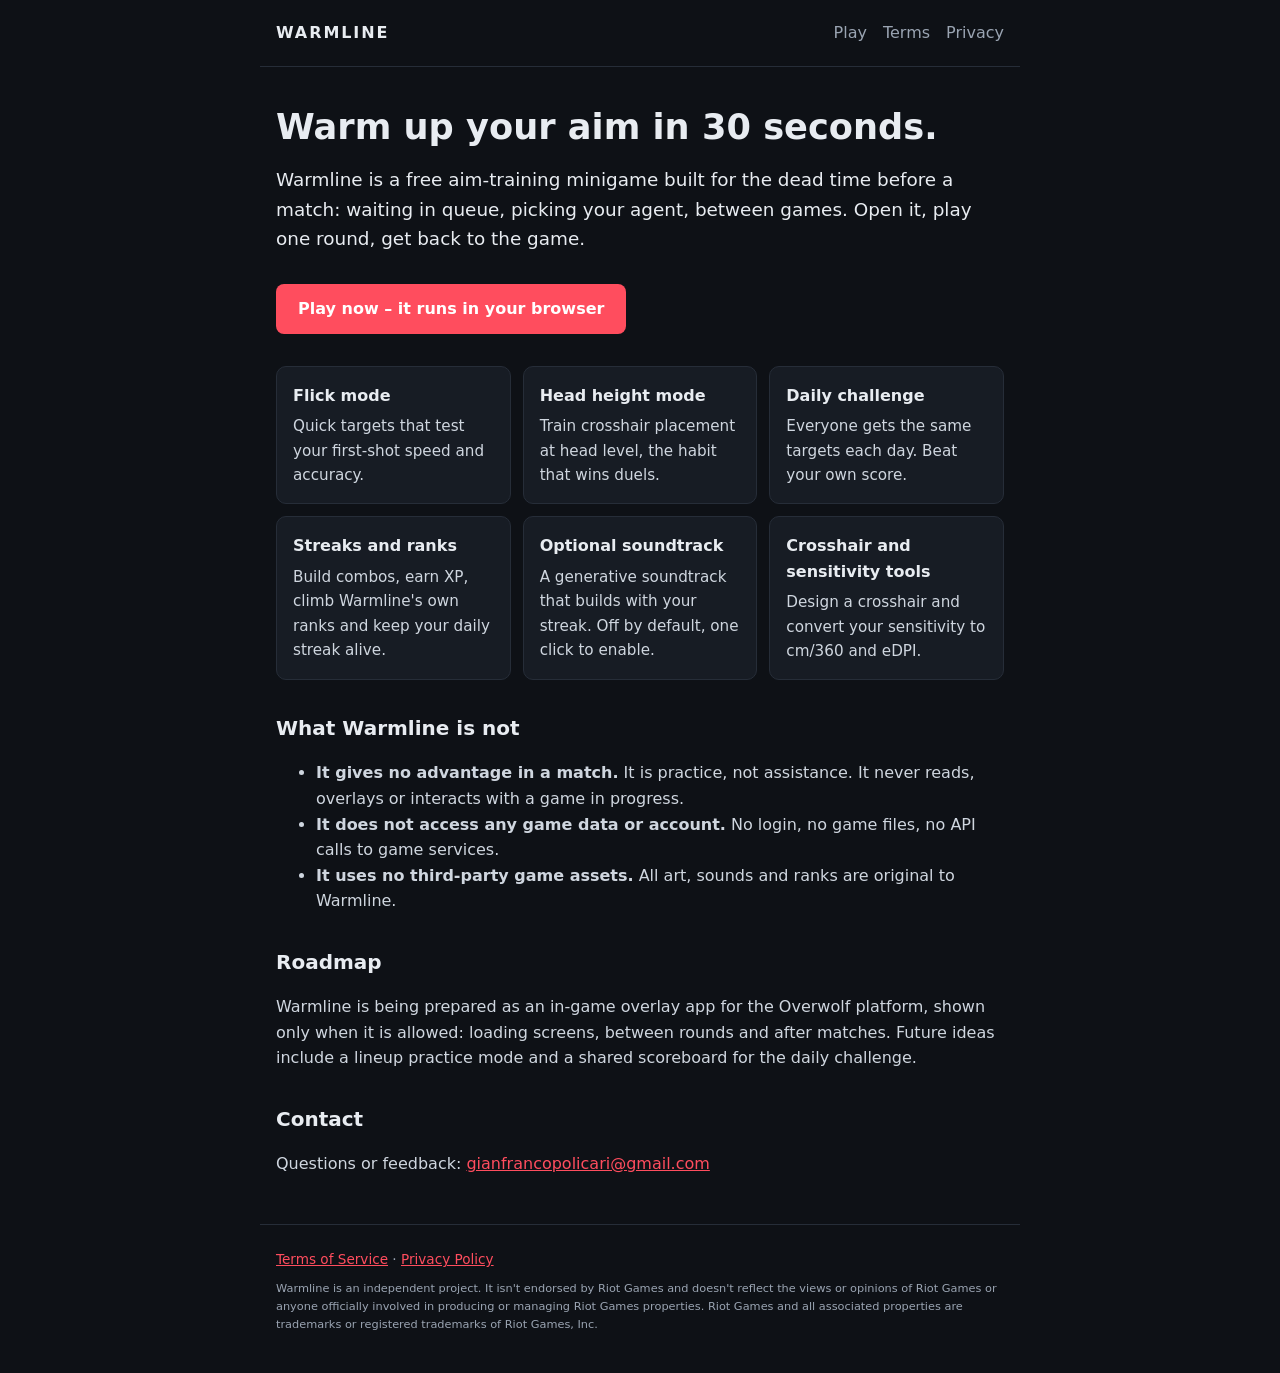
<file: index.html>
<!doctype html>
<html lang="en">
<head>
<meta charset="utf-8">
<meta name="viewport" content="width=device-width,initial-scale=1">
<title>Warmline – 30-second aim warm-up for tactical shooters</title>
<meta name="description" content="Warmline is a free 30-second aim warm-up minigame for tactical shooter players, made for downtime like queues and agent select. No in-match advantage, no game data access.">
<link rel="stylesheet" href="style.css">
</head>
<body>
<header>
  <a class="logo" href="index.html">WARMLINE</a>
  <nav><a href="play.html">Play</a><a href="terms.html">Terms</a><a href="privacy.html">Privacy</a></nav>
</header>
<main>
  <h1>Warm up your aim in 30 seconds.</h1>
  <p class="lead">Warmline is a free aim-training minigame built for the dead time before a match: waiting in queue, picking your agent, between games. Open it, play one round, get back to the game.</p>
  <a class="btn" href="play.html">Play now – it runs in your browser</a>

  <div class="grid">
    <div class="card"><h3>Flick mode</h3><p>Quick targets that test your first-shot speed and accuracy.</p></div>
    <div class="card"><h3>Head height mode</h3><p>Train crosshair placement at head level, the habit that wins duels.</p></div>
    <div class="card"><h3>Daily challenge</h3><p>Everyone gets the same targets each day. Beat your own score.</p></div>
    <div class="card"><h3>Streaks and ranks</h3><p>Build combos, earn XP, climb Warmline's own ranks and keep your daily streak alive.</p></div>
    <div class="card"><h3>Optional soundtrack</h3><p>A generative soundtrack that builds with your streak. Off by default, one click to enable.</p></div>
    <div class="card"><h3>Crosshair and sensitivity tools</h3><p>Design a crosshair and convert your sensitivity to cm/360 and eDPI.</p></div>
  </div>

  <h2>What Warmline is not</h2>
  <ul>
    <li><strong>It gives no advantage in a match.</strong> It is practice, not assistance. It never reads, overlays or interacts with a game in progress.</li>
    <li><strong>It does not access any game data or account.</strong> No login, no game files, no API calls to game services.</li>
    <li><strong>It uses no third-party game assets.</strong> All art, sounds and ranks are original to Warmline.</li>
  </ul>

  <h2>Roadmap</h2>
  <p>Warmline is being prepared as an in-game overlay app for the Overwolf platform, shown only when it is allowed: loading screens, between rounds and after matches. Future ideas include a lineup practice mode and a shared scoreboard for the daily challenge.</p>

  <h2>Contact</h2>
  <p>Questions or feedback: <a href="mailto:gianfrancopolicari@gmail.com">gianfrancopolicari@gmail.com</a></p>
</main>
<footer class="legal">
  <a href="terms.html">Terms of Service</a> · <a href="privacy.html">Privacy Policy</a>
  <small>Warmline is an independent project. It isn't endorsed by Riot Games and doesn't reflect the views or opinions of Riot Games or anyone officially involved in producing or managing Riot Games properties. Riot Games and all associated properties are trademarks or registered trademarks of Riot Games, Inc.</small>
</footer>
</body>
</html>
</file>
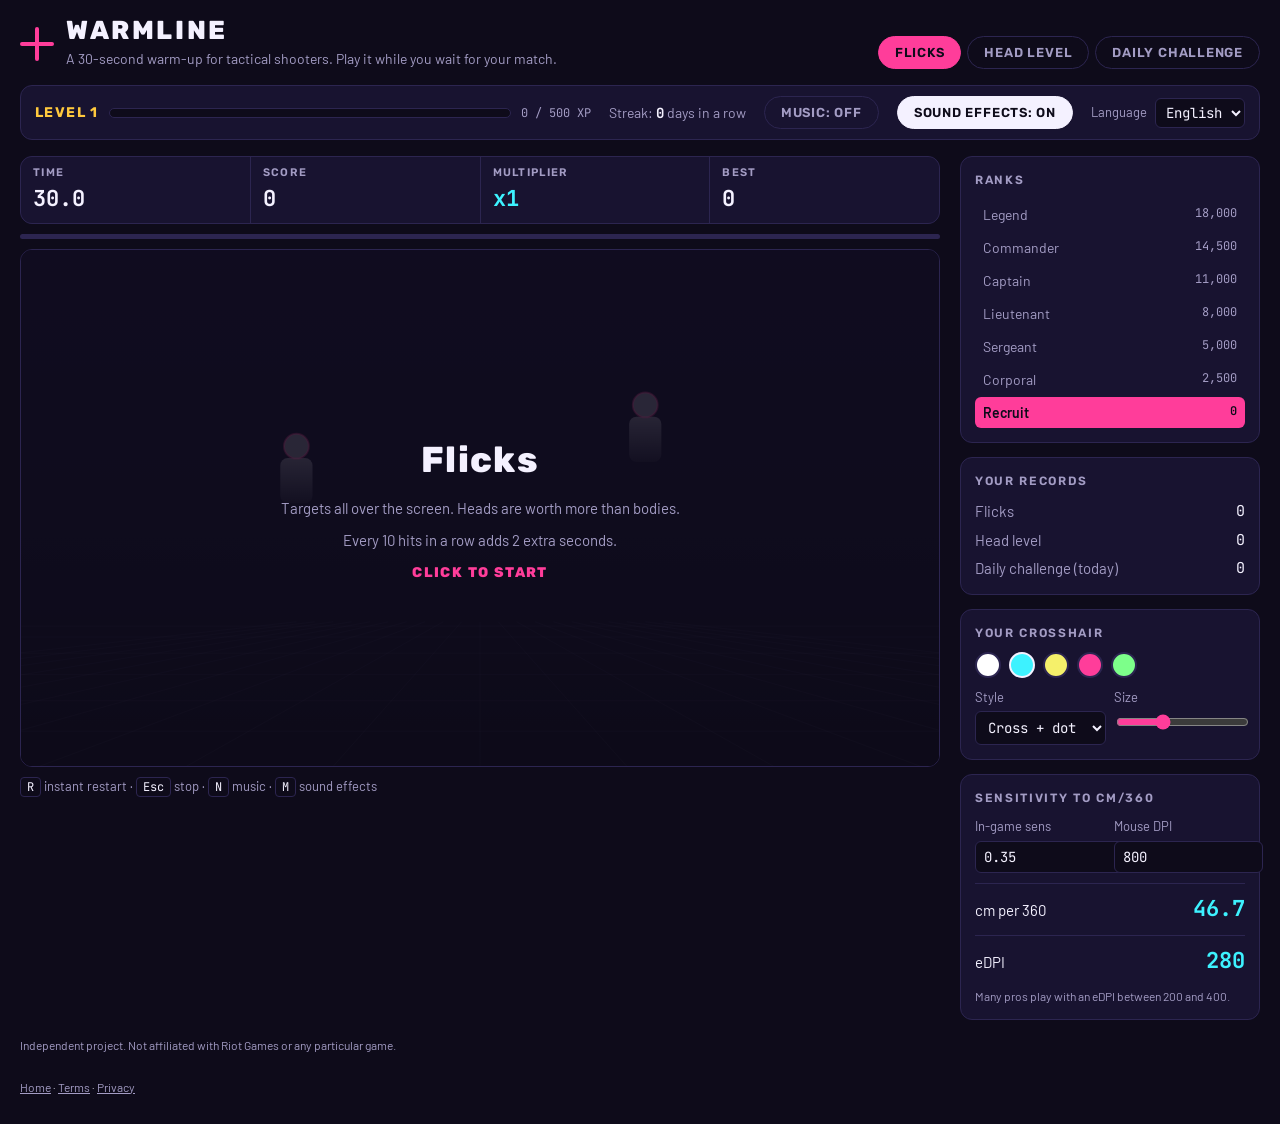
<file: play.html>
<!doctype html><html><head><meta charset=utf8><meta name=viewport content="width=device-width,initial-scale=1,viewport-fit=cover"><style>:root{color-scheme:light;box-sizing:border-box;padding-top:env(safe-area-inset-top,0px);padding-bottom:env(safe-area-inset-bottom,0px)}html{scroll-padding-top:env(safe-area-inset-top,0px)}body{margin:0;padding:0;font:14px -apple-system,BlinkMacSystemFont,sans-serif;background:#faf9f5;color:#141413}img{max-width:100%}[hidden]:not([hidden=until-found i]){display:none!important}</style></head><body>
<title>Warmline</title>
<link rel="preconnect" href="https://fonts.googleapis.com">
<link rel="preconnect" href="https://fonts.gstatic.com" crossorigin>
<link rel="stylesheet" href="https://fonts.googleapis.com/css2?family=Rubik:wght@600;800&family=Barlow:wght@400;500;600&family=JetBrains+Mono:wght@500;700&display=swap">
<style>
/* Layout: una sola pantalla tipo campo de tiro — escenario grande a la izquierda, tablero de ajustes a la derecha.
   Look oscuro deliberado (único tema): violeta noche con magenta para aciertos y cian eléctrico para headshots.
   Paleta propia, lejos del rojo/crema/azul petróleo de la marca del juego. */
:root{
  --ink:#0e0b1a;      /* fondo */
  --panel:#181330;    /* superficies */
  --line:#2c2550;     /* bordes */
  --text:#f4f1ff;     /* texto principal */
  --muted:#a39cc4;    /* texto secundario */
  --hit:#ff3d9a;      /* acierto / acento */
  --head:#3df2ff;     /* headshot */
  --gold:#ffc93d;     /* récords y niveles */
  --f-display:"Rubik","Segoe UI",system-ui,sans-serif;
  --f-body:"Barlow","Segoe UI",system-ui,sans-serif;
  --f-mono:"JetBrains Mono",ui-monospace,Consolas,monospace;
  color-scheme:dark;
}
html,body{background:var(--ink);color:var(--text)}
body{font-family:var(--f-body);font-size:15px;line-height:1.5}
.app{max-width:1240px;margin:0 auto;padding-inline:16px;padding-block:18px 28px;display:flex;flex-direction:column;gap:16px}
.top{display:flex;flex-wrap:wrap;align-items:flex-end;justify-content:space-between;gap:14px}
.brand{display:flex;gap:12px;align-items:center;min-width:0}
.mark{width:34px;height:34px;flex:none;position:relative}
.mark::before,.mark::after{content:"";position:absolute;background:var(--hit);border-radius:2px}
.mark::before{left:15px;top:0;width:4px;height:34px}
.mark::after{top:15px;left:0;height:4px;width:34px;box-shadow:0 0 0 0 var(--head)}
.brand h1{margin:0;font-family:var(--f-display);font-weight:800;font-size:26px;letter-spacing:.1em;line-height:1}
.brand p{margin:4px 0 0;color:var(--muted);font-size:14px}
.modes{display:flex;flex-wrap:wrap;gap:6px}
.modes button,.pill{font-family:var(--f-display);font-weight:600;font-size:13px;letter-spacing:.06em;text-transform:uppercase;color:var(--muted);background:transparent;border:1px solid var(--line);border-radius:999px;padding:8px 16px;cursor:pointer}
.modes button[aria-selected="true"]{color:var(--ink);background:var(--hit);border-color:var(--hit)}
.pill[aria-pressed="true"]{color:var(--ink);background:var(--text);border-color:var(--text)}
.modes button:focus-visible,.btn:focus-visible,.sw:focus-visible,.pill:focus-visible,select:focus-visible{outline:2px solid var(--head);outline-offset:2px}
.profile{display:flex;flex-wrap:wrap;align-items:center;gap:10px 18px;background:var(--panel);border:1px solid var(--line);border-radius:12px;padding:10px 14px}
.lvl{display:flex;align-items:center;gap:10px;flex:1 1 260px;min-width:0}
.lvl b{font-family:var(--f-display);font-size:14px;letter-spacing:.1em;text-transform:uppercase;color:var(--gold);white-space:nowrap}
.xpbar{flex:1;height:8px;background:var(--ink);border:1px solid var(--line);border-radius:999px;position:relative;min-width:80px;overflow:hidden}
#xpFill{position:absolute;inset:0 auto 0 0;width:0;background:var(--gold);transition:width .6s}
.xpnum{font-family:var(--f-mono);font-size:12px;color:var(--muted);white-space:nowrap}
.days{font-size:14px;color:var(--muted)}
.days strong{color:var(--text);font-family:var(--f-mono)}
label.lang{flex-direction:row;align-items:center;gap:8px}
label.lang select{width:auto;padding:4px 6px}
.grid{display:grid;grid-template-columns:minmax(0,1fr) 300px;gap:20px;align-items:start}
@media (max-width:900px){.grid{grid-template-columns:minmax(0,1fr)}}
.stage{display:flex;flex-direction:column;gap:10px;min-width:0}
.hud{display:grid;grid-template-columns:repeat(4,minmax(0,1fr));gap:1px;background:var(--line);border:1px solid var(--line);border-radius:12px;overflow:hidden}
.hud div{background:var(--panel);padding:8px 12px;min-width:0}
.hud small{display:block;font-family:var(--f-display);font-weight:600;font-size:11px;letter-spacing:.12em;text-transform:uppercase;color:var(--muted)}
.hud b{font-family:var(--f-mono);font-size:22px;font-variant-numeric:tabular-nums;font-weight:700}
#hTime.hot{color:var(--hit)}
#hMult{color:var(--head)}
.streak{height:5px;background:var(--line);border-radius:999px;position:relative;overflow:hidden}
#hStreak{position:absolute;inset:0 auto 0 0;width:0;background:linear-gradient(90deg,var(--hit),var(--gold));transition:width .12s}
.wrap{position:relative;aspect-ratio:16/9;max-width:100%;background:var(--ink);border:1px solid var(--line);border-radius:12px;overflow:hidden;touch-action:none}
canvas{display:block;width:100%;height:100%;cursor:none}
.feed{position:absolute;top:10px;right:10px;display:flex;flex-direction:column;gap:3px;align-items:flex-end;pointer-events:none}
.feed span{font-family:var(--f-mono);font-size:11px;background:rgba(14,11,26,.75);padding:2px 7px;border-left:3px solid var(--hit);color:var(--text)}
.feed span.hs{border-left-color:var(--head)}
.ov{position:absolute;inset:0;display:grid;place-items:center;background:rgba(14,11,26,.74);padding:16px;text-align:center}
.ov-in{display:flex;flex-direction:column;gap:10px;align-items:center;max-width:480px}
.ov h2{margin:0;font-family:var(--f-display);font-weight:800;font-size:clamp(22px,4vw,36px);letter-spacing:.04em;text-wrap:balance}
.ov p{margin:0;color:var(--muted)}
.cta{font-family:var(--f-display);font-weight:800;letter-spacing:.1em;text-transform:uppercase;color:var(--hit);font-size:14px;animation:pulse 1.4s ease-in-out infinite}
@keyframes pulse{50%{opacity:.45}}
.btn{font-family:var(--f-display);font-weight:800;letter-spacing:.08em;text-transform:uppercase;font-size:13px;border:1px solid var(--hit);background:var(--hit);color:var(--ink);border-radius:999px;padding:10px 20px;cursor:pointer}
.btn.ghost{background:transparent;color:var(--text);border-color:var(--text)}
.end-rank{font-family:var(--f-display);font-weight:800;font-size:13px;letter-spacing:.18em;text-transform:uppercase;color:var(--gold)}
.end-score{font-family:var(--f-mono);font-weight:700;font-size:clamp(40px,8vw,72px);line-height:1;font-variant-numeric:tabular-nums}
.tags{display:flex;flex-wrap:wrap;gap:6px;justify-content:center}
.tag{font-family:var(--f-display);font-weight:800;color:var(--ink);background:var(--gold);border-radius:999px;padding:3px 12px;letter-spacing:.1em;font-size:12px;text-transform:uppercase}
.tag.ice{background:var(--head)}
.stats{display:grid;grid-template-columns:repeat(4,minmax(0,1fr));gap:14px;margin:6px 0 4px;width:100%}
.stats dt{font-size:11px;letter-spacing:.1em;text-transform:uppercase;color:var(--muted);font-family:var(--f-display);font-weight:600}
.stats dd{margin:0;font-family:var(--f-mono);font-size:18px;font-variant-numeric:tabular-nums}
@media (max-width:520px){.stats{grid-template-columns:repeat(2,minmax(0,1fr))}.hud b{font-size:18px}.feed{display:none}}
.row{display:flex;flex-wrap:wrap;gap:8px;justify-content:center}
.keys{color:var(--muted);font-size:13px;margin:0}
.keys kbd{font-family:var(--f-mono);font-size:12px;border:1px solid var(--line);border-radius:4px;padding:1px 6px;color:var(--text)}
.side{display:flex;flex-direction:column;gap:14px;min-width:0}
.card{background:var(--panel);border:1px solid var(--line);border-radius:12px;padding:14px;display:flex;flex-direction:column;gap:10px}
.card h3{margin:0;font-family:var(--f-display);font-size:12px;letter-spacing:.14em;text-transform:uppercase;color:var(--muted);font-weight:600}
.ladder{list-style:none;margin:0;padding:0;display:flex;flex-direction:column-reverse;gap:2px}
.ladder li{display:flex;justify-content:space-between;padding:5px 8px;border-radius:6px;font-size:14px;color:var(--muted)}
.ladder li span:last-child{font-family:var(--f-mono);font-size:12px;font-variant-numeric:tabular-nums}
.ladder li.done{color:var(--text)}
.ladder li.cur{background:var(--hit);color:var(--ink);font-weight:600}
.recs{display:flex;flex-direction:column;gap:6px;margin:0}
.recs div{display:flex;justify-content:space-between;gap:8px}
.recs dt{color:var(--muted)}
.recs dd{margin:0;font-family:var(--f-mono);font-variant-numeric:tabular-nums}
.sws{display:flex;gap:8px;flex-wrap:wrap}
.sw{width:26px;height:26px;border:2px solid var(--line);border-radius:50%;cursor:pointer;padding:0}
.sw[aria-pressed="true"]{border-color:var(--text)}
label{font-size:13px;color:var(--muted);display:flex;flex-direction:column;gap:4px}
select,input{font-family:var(--f-mono);font-size:14px;background:var(--ink);color:var(--text);border:1px solid var(--line);border-radius:6px;padding:6px 8px;width:100%}
input[type=range]{padding:0;accent-color:var(--hit)}
.two{display:grid;grid-template-columns:1fr 1fr;gap:8px}
.out{display:flex;justify-content:space-between;align-items:baseline;border-top:1px solid var(--line);padding-top:8px}
.out b{font-family:var(--f-mono);font-size:22px;color:var(--head)}
.note{font-size:12px;color:var(--muted);margin:0}
footer{color:var(--muted);font-size:12px}
@media (prefers-reduced-motion:reduce){.cta{animation:none}#hStreak,#xpFill{transition:none}}
</style>

<div class="app">
  <header class="top">
    <div class="brand">
      <span class="mark" aria-hidden="true"></span>
      <div>
        <h1>WARMLINE</h1>
        <p data-i18n="sub">Calentamiento de 30 segundos para shooters tácticos. Jugalo mientras esperás la partida.</p>
      </div>
    </div>
    <nav class="modes" role="tablist" aria-label="Modo">
      <button role="tab" data-mode="flick" aria-selected="true" data-i18n="m_flick">Flicks</button>
      <button role="tab" data-mode="head" aria-selected="false" data-i18n="m_head">Altura de cabeza</button>
      <button role="tab" data-mode="daily" aria-selected="false" data-i18n="m_daily">Desafío del día</button>
    </nav>
  </header>

  <div class="profile">
    <div class="lvl">
      <b id="lvlName">Nivel 1</b>
      <div class="xpbar" aria-hidden="true"><span id="xpFill"></span></div>
      <span class="xpnum" id="xpNum">0 / 500 XP</span>
    </div>
    <span class="days"><span data-i18n="days1">Racha:</span> <strong id="dayStreak">0</strong> <span data-i18n="days2">días seguidos</span></span>
    <button class="pill" id="musicBtn" aria-pressed="false">Música: apagada</button>
    <button class="pill" id="sfxBtn" aria-pressed="true">Efectos: activados</button>
    <label class="lang" for="lang"><span data-i18n="lang">Idioma</span>
      <select id="lang">
        <option value="es">Español</option>
        <option value="en">English</option>
      </select>
    </label>
  </div>

  <main class="grid">
    <section class="stage">
      <div class="hud" aria-live="off">
        <div><small data-i18n="hTime">Tiempo</small><b id="hTime">30.0</b></div>
        <div><small data-i18n="hScore">Puntos</small><b id="hScore">0</b></div>
        <div><small data-i18n="hMult">Multiplicador</small><b id="hMult">x1</b></div>
        <div><small data-i18n="hBest">Récord</small><b id="hBest">0</b></div>
      </div>
      <div class="streak" aria-hidden="true"><span id="hStreak"></span></div>
      <div class="wrap">
        <canvas id="cv" aria-label="Campo de tiro"></canvas>
        <div class="feed" id="feed" aria-hidden="true"></div>
        <div class="ov" id="startOv">
          <div class="ov-in">
            <h2 id="sTitle">Flicks</h2>
            <p id="sDesc">Blancos por toda la pantalla. La cabeza vale más que el cuerpo.</p>
            <p data-i18n="bonus">Cada 10 aciertos seguidos sumás 2 segundos extra.</p>
            <span class="cta" data-i18n="cta">Hacé clic para arrancar</span>
          </div>
        </div>
        <div class="ov" id="endOv" hidden>
          <div class="ov-in">
            <span class="end-rank" id="eRank">Sargento</span>
            <span class="end-score" id="eScore">0</span>
            <div class="tags">
              <span class="tag" id="eRec" hidden data-i18n="rec">Nuevo récord</span>
              <span class="tag ice" id="eLvl" hidden>Subiste de nivel</span>
            </div>
            <p id="eNext">Te faltan 0 pts para el próximo rango</p>
            <p id="eXp">+0 XP</p>
            <dl class="stats">
              <div><dt data-i18n="acc">Precisión</dt><dd id="eAcc">0%</dd></div>
              <div><dt data-i18n="hs">Headshots</dt><dd id="eHs">0%</dd></div>
              <div><dt data-i18n="react">Reacción</dt><dd id="eReact">0 ms</dd></div>
              <div><dt data-i18n="best">Mejor racha</dt><dd id="eStreak">0</dd></div>
            </dl>
            <div class="row">
              <button class="btn" id="again" data-i18n="again">Otra (R)</button>
              <button class="btn ghost" id="copy" data-i18n="copy">Copiar resultado</button>
            </div>
            <p class="note" id="copied" hidden>Copiado. Pegalo en el chat de tus amigos.</p>
          </div>
        </div>
      </div>
      <p class="keys" data-i18n-html="keys"><kbd>R</kbd> reiniciar al instante · <kbd>Esc</kbd> cortar · <kbd>N</kbd> música · <kbd>M</kbd> efectos</p>
    </section>

    <aside class="side">
      <div class="card">
        <h3 data-i18n="ranks">Rangos</h3>
        <ol class="ladder" id="ladder"></ol>
      </div>
      <div class="card">
        <h3 data-i18n="recs">Tus récords</h3>
        <dl class="recs" id="recs"></dl>
      </div>
      <div class="card">
        <h3 data-i18n="xh">Tu mira</h3>
        <div class="sws" id="sws"></div>
        <div class="two">
          <label for="xStyle"><span data-i18n="style">Estilo</span>
            <select id="xStyle">
              <option value="cross" data-i18n="cross">Cruz</option>
              <option value="dot" data-i18n="dot">Punto</option>
              <option value="both" data-i18n="both">Cruz + punto</option>
            </select>
          </label>
          <label for="xSize"><span data-i18n="size">Tamaño</span>
            <input type="range" id="xSize" min="3" max="12" value="6">
          </label>
        </div>
      </div>
      <div class="card">
        <h3 data-i18n="sensT">Sensibilidad a cm/360</h3>
        <div class="two">
          <label for="sens"><span data-i18n="sens">Sens del juego</span><input id="sens" type="number" step="0.01" min="0.01" value="0.35"></label>
          <label for="dpi"><span data-i18n="dpi">DPI del mouse</span><input id="dpi" type="number" step="50" min="50" value="800"></label>
        </div>
        <div class="out"><span data-i18n="cm">cm por vuelta</span><b id="cm360">0</b></div>
        <div class="out"><span>eDPI</span><b id="edpi">0</b></div>
        <p class="note" data-i18n="proNote">Muchos profesionales juegan con un eDPI de entre 200 y 400.</p>
      </div>
    </aside>
  </main>
  <footer data-i18n="footer">Proyecto independiente. Sin relación con Riot Games ni con ningún juego en particular.</footer>
<p style="margin:8px 0 0;font-size:12px"><a href="index.html" style="color:#a39cc4">Home</a> · <a href="terms.html" style="color:#a39cc4">Terms</a> · <a href="privacy.html" style="color:#a39cc4">Privacy</a></p>
</div>

<script>
(() => {
const $ = s => document.querySelector(s);
// El prefijo pr_ viene de cuando el proyecto se llamaba Preronda: no cambiarlo, o los jugadores pierden su progreso.
const store = {
  get(k, d){ try { const v = localStorage.getItem('pr_' + k); return v == null ? d : JSON.parse(v); } catch(e){ return d; } },
  set(k, v){ try { localStorage.setItem('pr_' + k, JSON.stringify(v)); } catch(e){} }
};
const SHARE_URL = 'https://gianpolicari.github.io/warmline/';

// ---- idioma
const I18N = {
  es: {
    sub:'Calentamiento de 30 segundos para shooters tácticos. Jugalo mientras esperás la partida.',
    m_flick:'Flicks', m_head:'Altura de cabeza', m_daily:'Desafío del día',
    d_flick:'Blancos por toda la pantalla. La cabeza vale más que el cuerpo.',
    d_head:'Asoman sobre la línea, como en una esquina. Dejá la mira donde va a estar la cabeza.',
    d_daily:'Hoy toca: {v}. Los mismos blancos para todos. Comparalo con tus amigos.',
    level:'Nivel', days1:'Racha:', days2:'días seguidos', lang:'Idioma',
    music:'Música', musicOn:'sonando', musicOff:'apagada', sfx:'Efectos', sfxOn:'activados', sfxOff:'silenciados',
    hTime:'Tiempo', hScore:'Puntos', hMult:'Multiplicador', hBest:'Récord',
    bonus:'Cada 10 aciertos seguidos sumás 2 segundos extra.', cta:'Hacé clic para arrancar',
    rec:'Nuevo récord', acc:'Precisión', hs:'Headshots', react:'Reacción', best:'Mejor racha',
    again:'Otra (R)', copy:'Copiar resultado', copied:'Copiado. Pegalo en el chat de tus amigos.',
    keys:'<kbd>R</kbd> reiniciar al instante · <kbd>Esc</kbd> cortar · <kbd>N</kbd> música · <kbd>M</kbd> efectos',
    ranks:'Rangos', recs:'Tus récords', today:'hoy', xh:'Tu mira', xhColor:'Color de mira',
    style:'Estilo', cross:'Cruz', dot:'Punto', both:'Cruz + punto', size:'Tamaño',
    sensT:'Sensibilidad a cm/360', sens:'Sens del juego', dpi:'DPI del mouse', cm:'cm por vuelta',
    proNote:'Muchos profesionales juegan con un eDPI de entre 200 y 400.',
    footer:'Proyecto independiente. Sin relación con Riot Games ni con ningún juego en particular.',
    field:'Campo de tiro',
    rankNames:['Recluta','Cabo','Sargento','Teniente','Capitán','Comandante','Leyenda'],
    tiers:{5:'EN RACHA', 10:'IMPARABLE', 15:'DOMINANDO', 20:'INHUMANO', 25:'LEYENDA'},
    zHead:'CABEZA', zBody:'CUERPO', hsFloat:'HEADSHOT', multF:'MULTIPLICADOR', plus2:'+2 SEGUNDOS',
    lost:'racha perdida', escaped:'se escapó', lineLbl:'ALTURA DE CABEZA',
    next:'Te faltan {n} pts para {r}', max:'Rango máximo. Ahora andá a ganar la partida.', toRec:' · a {n} de tu récord',
    lvlUp:'Nivel {n}',
    share:'{s} pts ({r}) · precisión {a}% · mejor racha {b}. ¿Me ganás?',
    v:{long:'larga distancia', close:'corta distancia', strafe:'blancos en movimiento', micro:'microajustes', peek:'esquinas'}
  },
  en: {
    sub:'A 30-second warm-up for tactical shooters. Play it while you wait for your match.',
    m_flick:'Flicks', m_head:'Head level', m_daily:'Daily challenge',
    d_flick:'Targets all over the screen. Heads are worth more than bodies.',
    d_head:'They peek over the line, like around a corner. Keep your crosshair where the head will be.',
    d_daily:'Today: {v}. Same targets for everyone. Compare with your friends.',
    level:'Level', days1:'Streak:', days2:'days in a row', lang:'Language',
    music:'Music', musicOn:'on', musicOff:'off', sfx:'Sound effects', sfxOn:'on', sfxOff:'muted',
    hTime:'Time', hScore:'Score', hMult:'Multiplier', hBest:'Best',
    bonus:'Every 10 hits in a row adds 2 extra seconds.', cta:'Click to start',
    rec:'New record', acc:'Accuracy', hs:'Headshots', react:'Reaction', best:'Best streak',
    again:'Again (R)', copy:'Copy result', copied:'Copied. Paste it in your friends’ chat.',
    keys:'<kbd>R</kbd> instant restart · <kbd>Esc</kbd> stop · <kbd>N</kbd> music · <kbd>M</kbd> sound effects',
    ranks:'Ranks', recs:'Your records', today:'today', xh:'Your crosshair', xhColor:'Crosshair color',
    style:'Style', cross:'Cross', dot:'Dot', both:'Cross + dot', size:'Size',
    sensT:'Sensitivity to cm/360', sens:'In-game sens', dpi:'Mouse DPI', cm:'cm per 360',
    proNote:'Many pros play with an eDPI between 200 and 400.',
    footer:'Independent project. Not affiliated with Riot Games or any particular game.',
    field:'Shooting range',
    rankNames:['Recruit','Corporal','Sergeant','Lieutenant','Captain','Commander','Legend'],
    tiers:{5:'ON FIRE', 10:'UNSTOPPABLE', 15:'DOMINATING', 20:'INHUMAN', 25:'LEGEND'},
    zHead:'HEAD', zBody:'BODY', hsFloat:'HEADSHOT', multF:'MULTIPLIER', plus2:'+2 SECONDS',
    lost:'streak lost', escaped:'got away', lineLbl:'HEAD LEVEL',
    next:'{n} pts to {r}', max:'Top rank. Now go win your match.', toRec:' · {n} short of your record',
    lvlUp:'Level {n}',
    share:'{s} pts ({r}) · {a}% accuracy · best streak {b}. Can you beat me?',
    v:{long:'long range', close:'close range', strafe:'moving targets', micro:'micro-adjustments', peek:'corners'}
  }
};
let lang = store.get('lang', null);
if (!I18N[lang]) lang = /^es/i.test(navigator.language || 'es') ? 'es' : 'en';
const L = () => I18N[lang];
const tr = (k, o) => { let s = L()[k]; for (const x in (o || {})) s = s.replace('{' + x + '}', o[x]); return s; };
const fmt = n => Math.round(n).toLocaleString(lang === 'es' ? 'es-AR' : 'en-US');

const rmq = matchMedia('(prefers-reduced-motion: reduce)');
let reduced = rmq.matches;
if (rmq.addEventListener) rmq.addEventListener('change', e => { reduced = e.matches; });

const RANKS = [0, 2500, 5000, 8000, 11000, 14500, 18000];
function rankOf(sc){ let i = 0; RANKS.forEach((s, j) => { if (sc >= s) i = j; }); return {i, name:L().rankNames[i], next:i + 1 < RANKS.length ? i + 1 : null}; }

// ---- fechas (se recalculan en cada uso: la ventana puede quedar abierta varios días)
const dateKey = d => d.getFullYear() + '-' + String(d.getMonth()+1).padStart(2,'0') + '-' + String(d.getDate()).padStart(2,'0');
const today = () => dateKey(new Date());
const yesterday = () => dateKey(new Date(Date.now() - 864e5));
const seedOf = k => parseInt(k.replace(/-/g,''), 10);
function dailyNo(){ const d = new Date(); return Math.round((Date.UTC(d.getFullYear(), d.getMonth(), d.getDate()) - Date.UTC(2026, 8, 28)) / 864e5) + 1; }
function mulberry32(a){ return function(){ a |= 0; a = a + 0x6D2B79F5 | 0; let t = Math.imul(a ^ a >>> 15, 1 | a); t = t + Math.imul(t ^ t >>> 7, 61 | t) ^ t; return ((t ^ t >>> 14) >>> 0) / 4294967296; }; }

// ---- desafío del día: cada fecha sortea una variante, igual para todos
const VARIANTS = [
  {id:'long', size:.6, life:1.3},
  {id:'close', size:1.7, life:.7, cap:3},
  {id:'strafe', move:true},
  {id:'micro', size:.8, life:.85, area:'center'},
  {id:'peek', peek:true}
];
function dailyVariant(){ const r = mulberry32(seedOf(today()) ^ 0x5bd1e995); return VARIANTS[Math.floor(r() * VARIANTS.length)]; }
const variantName = () => L().v[dailyVariant().id];

// ---- récords, XP y racha de días
function bestKey(m){ return m === 'daily' ? 'best_daily_' + today() : 'best_' + m; }
function getBest(m){ return store.get(bestKey(m), 0); }
try { // borrar récords diarios viejos, que si no se acumulan una clave por día
  for (let i = localStorage.length - 1; i >= 0; i--){ const k = localStorage.key(i);
    if (k && k.startsWith('pr_best_daily_') && k !== 'pr_best_daily_' + today()) localStorage.removeItem(k); }
} catch(e){}
const need = l => 500 + (l - 1) * 250;
function levelFrom(xp){ let l = 1; while (xp >= need(l)){ xp -= need(l); l++; } return {l, into:xp, need:need(l)}; }
function renderProfile(){
  const xp = store.get('xp', 0), lv = levelFrom(xp);
  $('#lvlName').textContent = L().level + ' ' + lv.l;
  $('#xpFill').style.width = (lv.into / lv.need * 100) + '%';
  $('#xpNum').textContent = fmt(lv.into) + ' / ' + fmt(lv.need) + ' XP';
  const ds = store.get('days', {last:'', n:0});
  $('#dayStreak').textContent = (ds.last === today() || ds.last === yesterday()) ? ds.n : 0;
}
function bumpDays(){
  const ds = store.get('days', {last:'', n:0});
  if (ds.last === today()) return;
  ds.n = ds.last === yesterday() ? ds.n + 1 : 1; ds.last = today(); store.set('days', ds);
}

// ---- mira
const COLORS = ['#ffffff','#3df2ff','#f5f06a','#ff3d9a','#7dff8a'];
const xh = store.get('xh', {c:'#3df2ff', s:'both', z:6});
function renderSwatches(){
  $('#sws').innerHTML = COLORS.map(c => `<button class="sw" style="background:${c}" data-c="${c}" aria-label="${L().xhColor} ${c}" aria-pressed="${xh.c===c}"></button>`).join('');
}
$('#sws').addEventListener('click', e => { const b = e.target.closest('.sw'); if(!b) return; xh.c = b.dataset.c; store.set('xh', xh); renderSwatches(); });
$('#xStyle').value = xh.s; $('#xSize').value = xh.z;
$('#xStyle').addEventListener('change', e => { xh.s = e.target.value; store.set('xh', xh); });
$('#xSize').addEventListener('input', e => { xh.z = +e.target.value; store.set('xh', xh); });

// ---- conversor de sensibilidad (0.07 grados por unidad)
function calcSens(){
  const s = parseFloat($('#sens').value), d = parseFloat($('#dpi').value);
  if (!(s > 0 && d > 0)) { $('#cm360').textContent = '—'; $('#edpi').textContent = '—'; return; }
  $('#cm360').textContent = (360 / (0.07 * s * d) * 2.54).toFixed(1);
  $('#edpi').textContent = fmt(s * d);
  store.set('sens', {s, d});
}
const sv = store.get('sens', null); if (sv){ $('#sens').value = sv.s; $('#dpi').value = sv.d; }
$('#sens').addEventListener('input', calcSens); $('#dpi').addEventListener('input', calcSens);

function renderSide(){
  const top = Math.max(getBest('flick'), getBest('head'), getBest('daily'));
  const cur = rankOf(top).i;
  $('#ladder').innerHTML = RANKS.map((s, i) => `<li class="${i===cur?'cur':i<cur?'done':''}"><span>${L().rankNames[i]}</span><span>${fmt(s)}</span></li>`).join('');
  $('#recs').innerHTML = ['flick','head','daily'].map(m => `<div><dt>${L()['m_' + m]}${m==='daily'?' (' + L().today + ')':''}</dt><dd>${fmt(getBest(m))}</dd></div>`).join('');
  $('#hBest').textContent = fmt(getBest(G.mode));
  renderProfile();
}

// ---- audio: efectos
let ac = null, sfxOn = store.get('sfx', true), musicOn = store.get('music', false);
let sfxBus = null, musicBus = null, noiseBuf = null;
function audio(){
  if (ac) return ac;
  try {
    ac = new (window.AudioContext || window.webkitAudioContext)();
    const comp = ac.createDynamicsCompressor(); comp.connect(ac.destination);
    sfxBus = ac.createGain(); sfxBus.gain.value = 1; sfxBus.connect(comp);
    musicBus = ac.createGain(); musicBus.gain.value = 0; musicBus.connect(comp);
    noiseBuf = ac.createBuffer(1, ac.sampleRate * .5, ac.sampleRate);
    const d = noiseBuf.getChannelData(0); for (let i = 0; i < d.length; i++) d[i] = Math.random() * 2 - 1;
  } catch(e){ ac = null; }
  return ac;
}
function tone(bus, freq, t, dur, type, vol, filt){
  const o = ac.createOscillator(), g = ac.createGain();
  o.type = type; o.frequency.setValueAtTime(freq, t);
  g.gain.setValueAtTime(0.0001, t); g.gain.exponentialRampToValueAtTime(vol, t + .005); g.gain.exponentialRampToValueAtTime(.0001, t + dur);
  if (filt){ const f = ac.createBiquadFilter(); f.type = 'lowpass'; f.frequency.value = filt; o.connect(f); f.connect(g); } else o.connect(g);
  g.connect(bus); o.start(t); o.stop(t + dur + .02);
}
function noise(bus, t, dur, vol, type, freq){
  const s = ac.createBufferSource(), f = ac.createBiquadFilter(), g = ac.createGain();
  s.buffer = noiseBuf; f.type = type; f.frequency.value = freq;
  g.gain.setValueAtTime(vol, t); g.gain.exponentialRampToValueAtTime(.0001, t + dur);
  s.connect(f); f.connect(g); g.connect(bus); s.start(t); s.stop(t + dur + .02);
}
function sfx(freq, dur, type, vol, delay){
  if (!sfxOn || !audio()) return;
  tone(sfxBus, freq, ac.currentTime + (delay || 0), dur, type || 'sine', vol || .08);
}
const PENTA = [0, 3, 5, 7, 10, 12, 15, 17, 19, 22, 24, 27, 29];
const noteF = i => 440 * Math.pow(2, PENTA[Math.min(i, PENTA.length - 1)] / 12);

// ---- audio: soundtrack generativo que sube con la racha
const BPM = 126, STEP = 60 / BPM / 4;
const BASS = [55, 43.65, 65.41, 49];            // La, Fa, Do, Sol
const CHORDS = [[220, 261.63, 329.63], [174.61, 220, 261.63], [261.63, 329.63, 392], [196, 246.94, 293.66]];
let step = 0, nextT = 0, schedTimer = null;
function intensity(){ if (!G.running) return 0; return Math.min(4, mult()); }
function schedule(){
  if (!ac) return;
  while (nextT < ac.currentTime + .12){
    const t = nextT, s = step % 16, bar = Math.floor(step / 16) % 4, L = intensity();
    if (s % 4 === 0){ // bombo en negras
      const o = ac.createOscillator(), g = ac.createGain();
      o.frequency.setValueAtTime(150, t); o.frequency.exponentialRampToValueAtTime(42, t + .13);
      g.gain.setValueAtTime(L ? .9 : .45, t); g.gain.exponentialRampToValueAtTime(.0001, t + .22);
      o.connect(g); g.connect(musicBus); o.start(t); o.stop(t + .25);
    }
    if (s % 2 === 0) tone(musicBus, BASS[bar] * (s % 4 === 2 ? 2 : 1), t, STEP * 1.7, 'sawtooth', L ? .16 : .08, 380 + L * 160);
    if (s === 0) CHORDS[bar].forEach(f => tone(musicBus, f, t, STEP * 15, 'triangle', .035, 1800));
    if (L >= 1 && s % 4 === 2) noise(musicBus, t, .05, .22, 'highpass', 7000);
    if (L >= 2 && (s === 4 || s === 12)) noise(musicBus, t, .12, .35, 'bandpass', 1500);
    if (L >= 2 && s % 2 === 1) noise(musicBus, t, .025, .08, 'highpass', 9000);
    if (L >= 3){ const c = CHORDS[bar]; tone(musicBus, c[s % 3] * 2, t, STEP * .9, 'square', .035, 2600); }
    if (L >= 4 && s % 8 === 0) tone(musicBus, CHORDS[bar][2] * 4, t, STEP * 3, 'sawtooth', .04, 3200);
    nextT += STEP; step++;
  }
}
function soundLabels(){
  $('#musicBtn').setAttribute('aria-pressed', musicOn); $('#musicBtn').textContent = L().music + ': ' + (musicOn ? L().musicOn : L().musicOff);
  $('#sfxBtn').setAttribute('aria-pressed', sfxOn); $('#sfxBtn').textContent = L().sfx + ': ' + (sfxOn ? L().sfxOn : L().sfxOff);
}
function setMusic(on){
  musicOn = on; store.set('music', on); soundLabels();
  if (!audio()) return;
  if (ac.state === 'suspended') ac.resume();
  musicBus.gain.cancelScheduledValues(ac.currentTime);
  musicBus.gain.setTargetAtTime(on ? .55 : 0, ac.currentTime, .15);
  if (on && !schedTimer){ nextT = ac.currentTime + .05; step = 0; schedTimer = setInterval(schedule, 25); }
  if (!on && schedTimer){ setTimeout(() => { if (!musicOn){ clearInterval(schedTimer); schedTimer = null; } }, 600); }
}
function setSfx(on){ sfxOn = on; store.set('sfx', on); soundLabels(); }
$('#musicBtn').addEventListener('click', () => { musicPending = false; setMusic(!musicOn); });
$('#sfxBtn').addEventListener('click', () => setSfx(!sfxOn));
let musicPending = musicOn; musicOn = false; // la música arranca con el primer clic si estaba prendida

// ---- canvas
const cv = $('#cv'), ctx = cv.getContext('2d');
let W = 800, H = 450, DPR = 1;
function resize(){
  const r = cv.getBoundingClientRect(); if (!r.width) return;
  DPR = Math.min(2, window.devicePixelRatio || 1); W = r.width; H = r.height;
  cv.width = Math.round(W * DPR); cv.height = Math.round(H * DPR); ctx.setTransform(DPR,0,0,DPR,0,0);
}
new ResizeObserver(resize).observe(cv); resize();
const headR = () => Math.max(9, Math.min(W, H * 16/9) * 0.0135);
const horizon = () => H * .46;
const C = {hit:'#ff3d9a', head:'#3df2ff', gold:'#ffc93d', text:'#f4f1ff', muted:'#a39cc4'};

// ---- estado del juego
const G = { mode:'flick', v:{}, running:false, over:false, t0:0, dur:30000, targets:[], parts:[], floats:[],
  score:0, shots:0, hits:0, heads:0, streak:0, bestStreak:0, reacts:[], nextSpawn:0, rng:Math.random,
  flash:0, shake:0, banner:null, lastTick:0, mx:-99, my:-99, inside:false };

function setVariant(){ G.v = G.mode === 'daily' ? dailyVariant() : {}; }
const peek = () => G.mode === 'head' || !!G.v.peek;
function mult(){ return 1 + Math.min(4, Math.floor(G.streak / 5)); }
function life(){ return (peek() ? Math.max(650, 1300 - G.streak * 15) : Math.max(700, 1500 - G.streak * 18)) * (G.v.life || 1); }
function cap(){ return peek() ? 1 : G.v.cap || (G.streak >= 15 ? 3 : 2); }

function spawn(now){
  const r = headR() * (G.v.size || 1), rnd = G.rng;
  if (peek()){
    G.targets.push({x:W * .1 + rnd() * W * .8, y:horizon(), r, born:now, life:life(), dir:rnd() < .5 ? -1 : 1});
    return;
  }
  const center = G.v.area === 'center';
  let x, y, tries = 0;
  do {
    x = center ? W * .3 + rnd() * W * .4 : W * .07 + rnd() * W * .86;
    y = center ? H * .2 + rnd() * H * .35 : H * .13 + rnd() * H * .5; tries++;
  } while (tries < 10 && G.targets.some(t => Math.hypot(t.x - x, t.y - y) < r * 7));
  const vx = G.v.move ? (rnd() < .5 ? -1 : 1) * W * (.08 + rnd() * .08) : 0;
  G.targets.push({x, y, r, born:now, life:life(), dir:0, vx});
}
function tx(t, now){
  if (t.vx) return Math.max(t.r * 1.3, Math.min(W - t.r * 1.3, t.x + t.vx * (now - t.born) / 1000));
  if (!t.dir) return t.x;
  const p = Math.min(1, (now - t.born) / 140); return t.x + (1 - p) * (1 - p) * t.r * 4 * t.dir;
}
function hitTest(t, x, y, now){
  const cx = tx(t, now);
  if (Math.hypot(x - cx, y - t.y) <= t.r * 1.05) return 'head';
  if (x >= cx - t.r * 1.3 && x <= cx + t.r * 1.3 && y >= t.y + t.r * .95 && y <= t.y + t.r * 4.6) return 'body';
  return null;
}

function start(){
  resize(); audio();
  if (ac && ac.state === 'suspended') ac.resume();
  if (musicPending){ musicPending = false; setMusic(true); }
  setVariant(); renderMode();
  G.running = true; G.over = false; G.t0 = performance.now(); G.dur = 30000;
  G.targets = []; G.parts = []; G.floats = []; G.banner = null; G.lastTick = 0;
  G.score = G.shots = G.hits = G.heads = G.streak = G.bestStreak = 0; G.reacts = [];
  G.nextSpawn = G.t0 + 200;
  G.rng = G.mode === 'daily' ? mulberry32(seedOf(today())) : Math.random;
  $('#startOv').hidden = true; $('#endOv').hidden = true; $('#feed').innerHTML = '';
  $('#hScore').textContent = '0'; $('#hMult').textContent = 'x1'; $('#hStreak').style.width = '0';
  $('#hBest').textContent = fmt(getBest(G.mode));
  sfx(660, .08, 'square', .04); sfx(990, .1, 'square', .04, .08);
}

function addFloat(x, y, text, color, big){ G.floats.push({x, y, text, color, big, born:performance.now()}); }
function burst(x, y, color, n){
  if (reduced) return;
  for (let i = 0; i < n; i++){ const a = Math.random() * Math.PI * 2, v = 60 + Math.random() * 240;
    G.parts.push({x, y, vx:Math.cos(a) * v, vy:Math.sin(a) * v, born:performance.now(), color}); }
}
function feed(zone, ms){
  const f = $('#feed'), s = document.createElement('span');
  s.className = zone === 'head' ? 'hs' : ''; s.textContent = (zone === 'head' ? L().zHead : L().zBody) + ' ' + Math.round(ms) + ' ms';
  f.prepend(s); while (f.children.length > 5) f.lastChild.remove();
}

function shoot(x, y){
  const now = performance.now(); G.shots++;
  for (let i = G.targets.length - 1; i >= 0; i--){
    const t = G.targets[i], zone = hitTest(t, x, y, now);
    if (!zone) continue;
    G.targets.splice(i, 1);
    const prevMult = mult();
    G.streak++; G.bestStreak = Math.max(G.bestStreak, G.streak); G.hits++;
    const react = now - t.born; G.reacts.push(react);
    const pts = ((zone === 'head' ? 250 : 100) + Math.max(0, Math.round((1 - react / t.life) * 100))) * mult();
    G.score += pts; feed(zone, react);
    const f = noteF(G.streak - 1);
    if (zone === 'head'){
      G.heads++; G.flash = reduced ? 0 : 1; G.shake = reduced ? 0 : 6;
      addFloat(x, y, L().hsFloat + ' +' + fmt(pts), C.head, true); burst(x, y, C.head, 18);
      sfx(f, .1, 'triangle', .08); sfx(f * 1.5, .16, 'sine', .07, .05); if (sfxOn && audio()) noise(sfxBus, ac.currentTime, .06, .15, 'highpass', 5000);
    } else {
      addFloat(x, y, '+' + fmt(pts), C.hit, false); burst(x, y, C.hit, 9);
      sfx(f, .09, 'triangle', .07);
    }
    const tiers = L().tiers;
    if (tiers[G.streak] || (G.streak > 25 && G.streak % 5 === 0)){
      const bonus = G.streak % 10 === 0;
      if (bonus) G.dur += 2000;
      G.banner = {text:tiers[G.streak] || tiers[25] + ' x' + G.streak, sub:bonus ? L().plus2 : 'x' + mult() + ' ' + L().multF, born:now};
      G.shake = reduced ? 0 : 10;
      [0, 4, 7, 12].forEach((s, k) => sfx(440 * Math.pow(2, (s + 12) / 12), .14, 'square', .035, k * .06));
    } else if (mult() > prevMult){
      addFloat(W / 2, H * .2, 'x' + mult() + ' ' + L().multF, C.gold, true);
    }
    G.nextSpawn = peek() ? now + 150 + G.rng() * 350 : now;
    return;
  }
  if (G.streak >= 5) addFloat(x, y, L().lost, C.muted, false);
  G.streak = 0; sfx(110, .14, 'sawtooth', .045); burst(x, y, C.muted, 4);
}

function finish(aborted){
  G.running = false; G.banner = null;
  if (aborted){ $('#startOv').hidden = false; return; }
  G.over = true; G.targets = [];
  const prev = getBest(G.mode), rec = G.score > prev && G.score > 0;
  if (rec) store.set(bestKey(G.mode), G.score);
  const before = levelFrom(store.get('xp', 0)).l;
  const gain = Math.round(G.score / 10) + 50;
  store.set('xp', store.get('xp', 0) + gain);
  const up = levelFrom(store.get('xp', 0)).l > before;
  bumpDays();
  const rk = rankOf(G.score);
  $('#eRank').textContent = rk.name;
  $('#eRec').hidden = !rec; $('#eLvl').hidden = !up;
  if (up) $('#eLvl').textContent = tr('lvlUp', {n:levelFrom(store.get('xp', 0)).l});
  let next = rk.next !== null ? tr('next', {n:fmt(RANKS[rk.next] - G.score), r:L().rankNames[rk.next]}) : L().max;
  if (!rec && prev > 0) next += tr('toRec', {n:fmt(prev - G.score)});
  $('#eNext').textContent = next;
  $('#eXp').textContent = '+' + fmt(gain) + ' XP';
  $('#eAcc').textContent = (G.shots ? Math.round(G.hits / G.shots * 100) : 0) + '%';
  $('#eHs').textContent = (G.hits ? Math.round(G.heads / G.hits * 100) : 0) + '%';
  $('#eReact').textContent = (G.reacts.length ? Math.round(G.reacts.reduce((a, b) => a + b, 0) / G.reacts.length) : 0) + ' ms';
  $('#eStreak').textContent = G.bestStreak;
  $('#copied').hidden = true;
  $('#endOv').hidden = false;
  // conteo del puntaje
  const target = G.score, t0 = performance.now(), el = $('#eScore');
  (function count(){ const p = reduced ? 1 : Math.min(1, (performance.now() - t0) / 700);
    el.textContent = fmt(target * (1 - Math.pow(1 - p, 3))); if (p < 1) requestAnimationFrame(count); })();
  if (rec || up) [523, 659, 784, 1047, 1319].forEach((f, i) => sfx(f, .2, 'triangle', .06, i * .08));
  else sfx(392, .22, 'triangle', .05);
  renderSide();
}

// ---- dibujo
function drawScene(){
  const g = ctx.createLinearGradient(0, 0, 0, H);
  g.addColorStop(0, '#171131'); g.addColorStop(.55, '#120e26'); g.addColorStop(1, '#0b0816');
  ctx.fillStyle = g; ctx.fillRect(-20, -20, W + 40, H + 40);
  ctx.strokeStyle = 'rgba(163,156,196,.08)'; ctx.lineWidth = 1;
  const hz = H * .72;
  for (let i = -10; i <= 10; i++){ ctx.beginPath(); ctx.moveTo(W / 2 + i * W * .02, hz); ctx.lineTo(W / 2 + i * W * .16, H); ctx.stroke(); }
  for (let i = 1; i < 7; i++){ const y = hz + (H - hz) * Math.pow(i / 7, 1.8); ctx.beginPath(); ctx.moveTo(0, y); ctx.lineTo(W, y); ctx.stroke(); }
  if (G.running && mult() >= 3){ // el ambiente se calienta con la racha
    ctx.fillStyle = `rgba(255,61,154,${(mult() - 2) * .025})`; ctx.fillRect(0, 0, W, H);
  }
  if (peek()){
    ctx.setLineDash([6, 8]); ctx.strokeStyle = 'rgba(61,242,255,.35)';
    ctx.beginPath(); ctx.moveTo(0, horizon()); ctx.lineTo(W, horizon()); ctx.stroke(); ctx.setLineDash([]);
    ctx.fillStyle = 'rgba(61,242,255,.55)'; ctx.font = '600 11px Barlow, sans-serif'; ctx.fillText(L().lineLbl, 12, horizon() - 8);
  }
}
function drawTarget(t, now, alpha){
  const x = tx(t, now), y = t.y, r = t.r, age = (now - t.born) / t.life;
  ctx.save(); ctx.globalAlpha = alpha;
  const bg = ctx.createLinearGradient(0, y + r, 0, y + r * 4.6);
  bg.addColorStop(0, 'rgba(244,241,255,.92)'); bg.addColorStop(1, 'rgba(244,241,255,.15)');
  ctx.fillStyle = bg; ctx.beginPath();
  if (ctx.roundRect) ctx.roundRect(x - r * 1.3, y + r * .95, r * 2.6, r * 3.65, r * .6); else ctx.rect(x - r * 1.3, y + r * .95, r * 2.6, r * 3.65);
  ctx.fill();
  ctx.fillStyle = C.text; ctx.beginPath(); ctx.arc(x, y, r, 0, Math.PI * 2); ctx.fill();
  ctx.strokeStyle = C.hit; ctx.lineWidth = 2; ctx.stroke();
  if (G.running){
    ctx.strokeStyle = age > .7 ? C.hit : 'rgba(255,61,154,.55)'; ctx.lineWidth = 3;
    ctx.beginPath(); ctx.arc(x, y, r + 5, -Math.PI / 2, -Math.PI / 2 + Math.PI * 2 * (1 - Math.min(1, age))); ctx.stroke();
  }
  ctx.restore();
}
function drawBanner(now){
  const b = G.banner; if (!b) return;
  const p = (now - b.born) / 1100; if (p >= 1){ G.banner = null; return; }
  const sc = reduced ? 1 : (p < .12 ? .6 + p / .12 * .5 : 1.1 - Math.min(.1, (p - .12)));
  ctx.save(); ctx.globalAlpha = p > .75 ? (1 - p) / .25 : 1;
  ctx.translate(W / 2, H * .42); ctx.scale(sc, sc); ctx.textAlign = 'center';
  ctx.font = `800 ${Math.round(Math.min(64, W * .07))}px "Rubik", sans-serif`;
  ctx.fillStyle = 'rgba(0,0,0,.5)'; ctx.fillText(b.text, 3, 3);
  ctx.fillStyle = C.gold; ctx.fillText(b.text, 0, 0);
  ctx.font = `600 ${Math.round(Math.min(20, W * .025))}px "Rubik", sans-serif`;
  ctx.fillStyle = C.text; ctx.fillText(b.sub, 0, Math.min(34, W * .04));
  ctx.restore();
}
function drawCrosshair(){
  if (!G.inside) return;
  const x = Math.round(G.mx) + .5, y = Math.round(G.my) + .5, z = xh.z, gap = 3, lines = [];
  if (xh.s !== 'dot') lines.push([x - gap - z, y, x - gap, y], [x + gap, y, x + gap + z, y], [x, y - gap - z, x, y - gap], [x, y + gap, x, y + gap + z]);
  ctx.strokeStyle = 'rgba(0,0,0,.85)'; ctx.lineWidth = 4;
  lines.forEach(l => { ctx.beginPath(); ctx.moveTo(l[0], l[1]); ctx.lineTo(l[2], l[3]); ctx.stroke(); });
  ctx.strokeStyle = xh.c; ctx.lineWidth = 2;
  lines.forEach(l => { ctx.beginPath(); ctx.moveTo(l[0], l[1]); ctx.lineTo(l[2], l[3]); ctx.stroke(); });
  if (xh.s !== 'cross'){ ctx.fillStyle = 'rgba(0,0,0,.85)'; ctx.fillRect(x - 2.5, y - 2.5, 5, 5); ctx.fillStyle = xh.c; ctx.fillRect(x - 1.5, y - 1.5, 3, 3); }
}

let lastHud = '';
function frame(now){
  requestAnimationFrame(frame);
  if (G.running){
    const left = G.dur - (now - G.t0);
    if (left <= 0) finish(false);
    else {
      for (let i = G.targets.length - 1; i >= 0; i--){
        const t = G.targets[i];
        if (now - t.born > t.life){
          G.targets.splice(i, 1);
          if (G.streak >= 5) addFloat(tx(t, now), t.y - t.r * 2, L().escaped, C.muted, false);
          G.streak = 0; sfx(150, .08, 'sine', .03);
          if (peek()) G.nextSpawn = now + 200;
        }
      }
      while (G.targets.length < cap() && now >= G.nextSpawn){ spawn(now); if (peek()) break; }
      const sec = Math.ceil(left / 1000);
      if (left < 5000 && sec !== G.lastTick){ G.lastTick = sec; sfx(sec <= 1 ? 1320 : 880, .05, 'square', .03); }
      const hud = left.toFixed(1) + '|' + G.score + '|' + mult() + '|' + G.streak;
      if (hud !== lastHud){
        lastHud = hud;
        const tEl = $('#hTime'); tEl.textContent = left < 5000 ? (left / 1000).toFixed(1) : Math.ceil(left / 1000) + '.0';
        tEl.classList.toggle('hot', left < 5000);
        $('#hScore').textContent = fmt(G.score);
        $('#hMult').textContent = 'x' + mult();
        $('#hStreak').style.width = (mult() >= 5 ? 100 : (G.streak % 5) / 5 * 100) + '%';
      }
    }
  }
  ctx.save();
  if (G.shake > .2){ ctx.translate((Math.random() - .5) * G.shake, (Math.random() - .5) * G.shake); G.shake *= .85; } else G.shake = 0;
  drawScene();
  if (G.running) G.targets.forEach(t => drawTarget(t, now, 1));
  else if (!G.over){
    const r = headR() * (G.v.size || 1);
    drawTarget({x:W * .3, y:H * .38, r, born:now, life:1, dir:0}, now, .45);
    drawTarget({x:W * .68, y:H * .3, r, born:now, life:1, dir:0}, now, .45);
  }
  G.parts = G.parts.filter(p => now - p.born < 420);
  G.parts.forEach(p => { const k = (now - p.born) / 1000; ctx.globalAlpha = 1 - (now - p.born) / 420;
    ctx.fillStyle = p.color; ctx.fillRect(p.x + p.vx * k - 1.5, p.y + p.vy * k - 1.5, 3, 3); });
  ctx.globalAlpha = 1;
  G.floats = G.floats.filter(f => now - f.born < 800);
  G.floats.forEach(f => { const p = (now - f.born) / 800;
    ctx.globalAlpha = 1 - p; ctx.textAlign = 'center';
    ctx.font = (f.big ? '800 18px' : '600 14px') + ' "Rubik", sans-serif';
    ctx.fillStyle = f.color; ctx.fillText(f.text, f.x, f.y - 18 - (reduced ? 0 : p * 30)); });
  ctx.globalAlpha = 1; ctx.textAlign = 'start';
  drawBanner(now);
  if (G.flash > 0){ ctx.fillStyle = `rgba(61,242,255,${G.flash * .1})`; ctx.fillRect(-20, -20, W + 40, H + 40); G.flash = Math.max(0, G.flash - .08); }
  ctx.restore();
  drawCrosshair();
}
requestAnimationFrame(frame);

// ---- textos según modo e idioma
function renderMode(){
  $('#sTitle').textContent = G.mode === 'daily' ? L().m_daily + ' #' + dailyNo() : L()['m_' + G.mode];
  $('#sDesc').textContent = G.mode === 'daily' ? tr('d_daily', {v:variantName()}) : L()['d_' + G.mode];
}
function applyLang(){
  document.documentElement.lang = lang;
  document.querySelectorAll('[data-i18n]').forEach(el => { el.textContent = L()[el.dataset.i18n]; });
  document.querySelectorAll('[data-i18n-html]').forEach(el => { el.innerHTML = L()[el.dataset.i18nHtml]; });
  $('#copied').textContent = L().copied;
  cv.setAttribute('aria-label', L().field);
  $('#lang').value = lang;
  soundLabels(); renderSwatches(); renderMode(); calcSens(); renderSide();
}
$('#lang').addEventListener('change', e => { lang = e.target.value; store.set('lang', lang); applyLang(); });

// ---- controles
function pos(e){ const r = cv.getBoundingClientRect(); return [e.clientX - r.left, e.clientY - r.top]; }
cv.addEventListener('pointermove', e => { [G.mx, G.my] = pos(e); G.inside = true; });
cv.addEventListener('pointerleave', () => { G.inside = false; });
cv.addEventListener('pointerdown', e => { e.preventDefault(); [G.mx, G.my] = pos(e); G.inside = true; if (G.running) shoot(G.mx, G.my); });
$('#startOv').addEventListener('pointerdown', e => { e.preventDefault(); [G.mx, G.my] = pos(e); start(); });
$('#again').addEventListener('click', start);
$('#copy').addEventListener('click', () => {
  const acc = G.shots ? Math.round(G.hits / G.shots * 100) : 0;
  const head = G.mode === 'daily' ? `WARMLINE #${dailyNo()} · ${L().m_daily} (${variantName()})` : `WARMLINE · ${L()['m_' + G.mode]}`;
  const txt = head + ': ' + tr('share', {s:fmt(G.score), r:rankOf(G.score).name, a:acc, b:G.bestStreak}) + '\n' + SHARE_URL;
  const ok = () => { $('#copied').hidden = false; };
  const fallback = () => { $('#copied').textContent = txt; ok(); };
  try { navigator.clipboard.writeText(txt).then(() => { $('#copied').textContent = L().copied; ok(); }, fallback); }
  catch(e){ fallback(); }
});
document.addEventListener('keydown', e => {
  if (e.target.matches('input,select')) return;
  const k = e.key.toLowerCase();
  if (k === 'r'){ e.preventDefault(); start(); }
  else if (k === 'escape' && G.running) finish(true);
  else if (k === 'm') setSfx(!sfxOn);
  else if (k === 'n'){ musicPending = false; setMusic(!musicOn); }
});
// si la ventana se oculta, se corta la partida y se pausa el audio (en Overwolf no debe robar recursos al juego)
document.addEventListener('visibilitychange', () => {
  if (document.hidden){ if (G.running) finish(true); if (ac && ac.state === 'running') ac.suspend(); }
  else if (ac && (musicOn || sfxOn)) ac.resume();
});
document.querySelectorAll('.modes button').forEach(b => b.addEventListener('click', () => {
  if (G.running) finish(true);
  G.mode = b.dataset.mode; G.over = false; setVariant();
  document.querySelectorAll('.modes button').forEach(x => x.setAttribute('aria-selected', x === b));
  renderMode();
  $('#endOv').hidden = true; $('#startOv').hidden = false;
  renderSide();
}));
applyLang();
})();
</script>

</body></html>
</file>
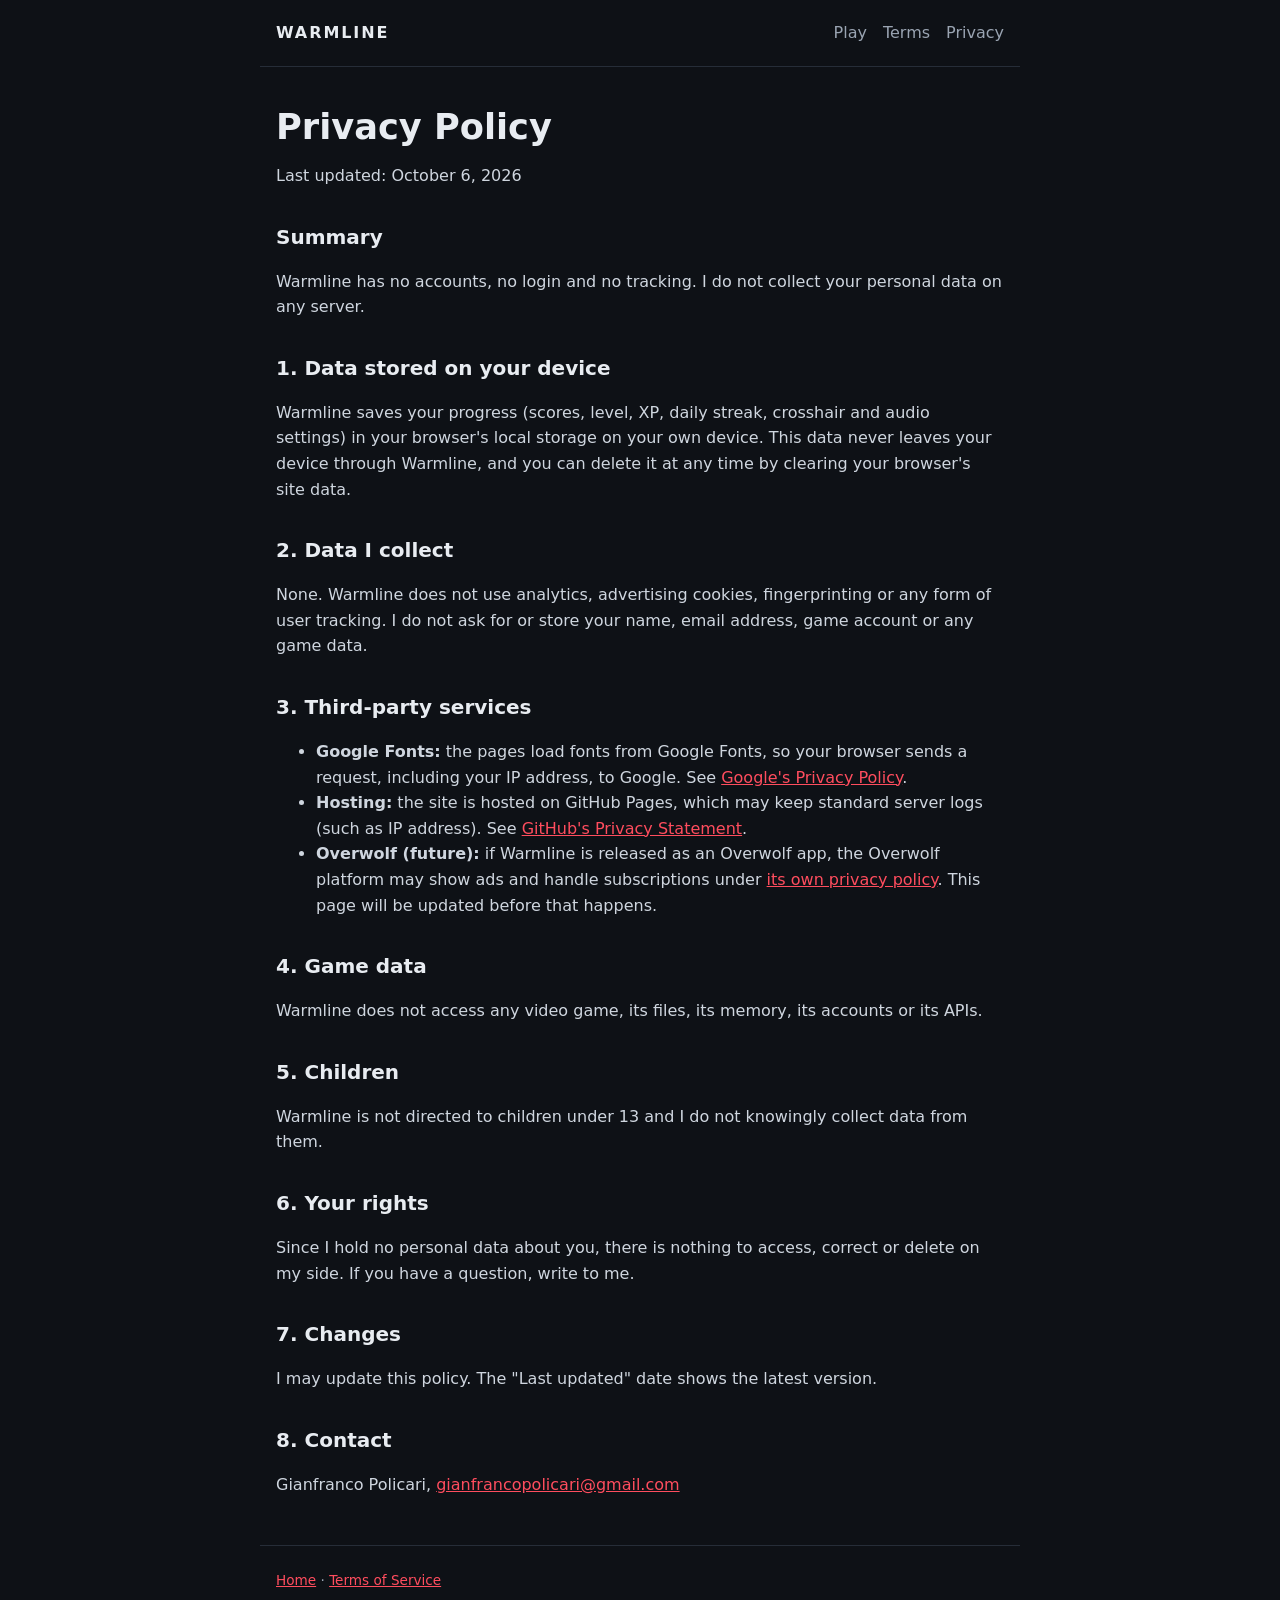
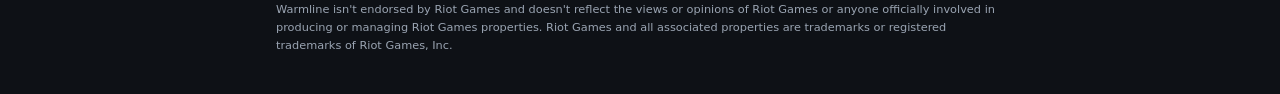
<file: privacy.html>
<!doctype html>
<html lang="en">
<head>
<meta charset="utf-8">
<meta name="viewport" content="width=device-width,initial-scale=1">
<title>Privacy Policy – Warmline</title>
<link rel="stylesheet" href="style.css">
</head>
<body>
<header>
  <a class="logo" href="index.html">WARMLINE</a>
  <nav><a href="play.html">Play</a><a href="terms.html">Terms</a><a href="privacy.html">Privacy</a></nav>
</header>
<main>
  <h1>Privacy Policy</h1>
  <p>Last updated: October 6, 2026</p>

  <h2>Summary</h2>
  <p>Warmline has no accounts, no login and no tracking. I do not collect your personal data on any server.</p>

  <h2>1. Data stored on your device</h2>
  <p>Warmline saves your progress (scores, level, XP, daily streak, crosshair and audio settings) in your browser's local storage on your own device. This data never leaves your device through Warmline, and you can delete it at any time by clearing your browser's site data.</p>

  <h2>2. Data I collect</h2>
  <p>None. Warmline does not use analytics, advertising cookies, fingerprinting or any form of user tracking. I do not ask for or store your name, email address, game account or any game data.</p>

  <h2>3. Third-party services</h2>
  <ul>
    <li><strong>Google Fonts:</strong> the pages load fonts from Google Fonts, so your browser sends a request, including your IP address, to Google. See <a href="https://policies.google.com/privacy">Google's Privacy Policy</a>.</li>
    <li><strong>Hosting:</strong> the site is hosted on GitHub Pages, which may keep standard server logs (such as IP address). See <a href="https://docs.github.com/en/site-policy/privacy-policies/github-general-privacy-statement">GitHub's Privacy Statement</a>.</li>
    <li><strong>Overwolf (future):</strong> if Warmline is released as an Overwolf app, the Overwolf platform may show ads and handle subscriptions under <a href="https://www.overwolf.com/privacy-policy">its own privacy policy</a>. This page will be updated before that happens.</li>
  </ul>

  <h2>4. Game data</h2>
  <p>Warmline does not access any video game, its files, its memory, its accounts or its APIs.</p>

  <h2>5. Children</h2>
  <p>Warmline is not directed to children under 13 and I do not knowingly collect data from them.</p>

  <h2>6. Your rights</h2>
  <p>Since I hold no personal data about you, there is nothing to access, correct or delete on my side. If you have a question, write to me.</p>

  <h2>7. Changes</h2>
  <p>I may update this policy. The "Last updated" date shows the latest version.</p>

  <h2>8. Contact</h2>
  <p>Gianfranco Policari, <a href="mailto:gianfrancopolicari@gmail.com">gianfrancopolicari@gmail.com</a></p>
</main>
<footer class="legal">
  <a href="index.html">Home</a> · <a href="terms.html">Terms of Service</a>
  <small>Warmline isn't endorsed by Riot Games and doesn't reflect the views or opinions of Riot Games or anyone officially involved in producing or managing Riot Games properties. Riot Games and all associated properties are trademarks or registered trademarks of Riot Games, Inc.</small>
</footer>
</body>
</html>
</file>
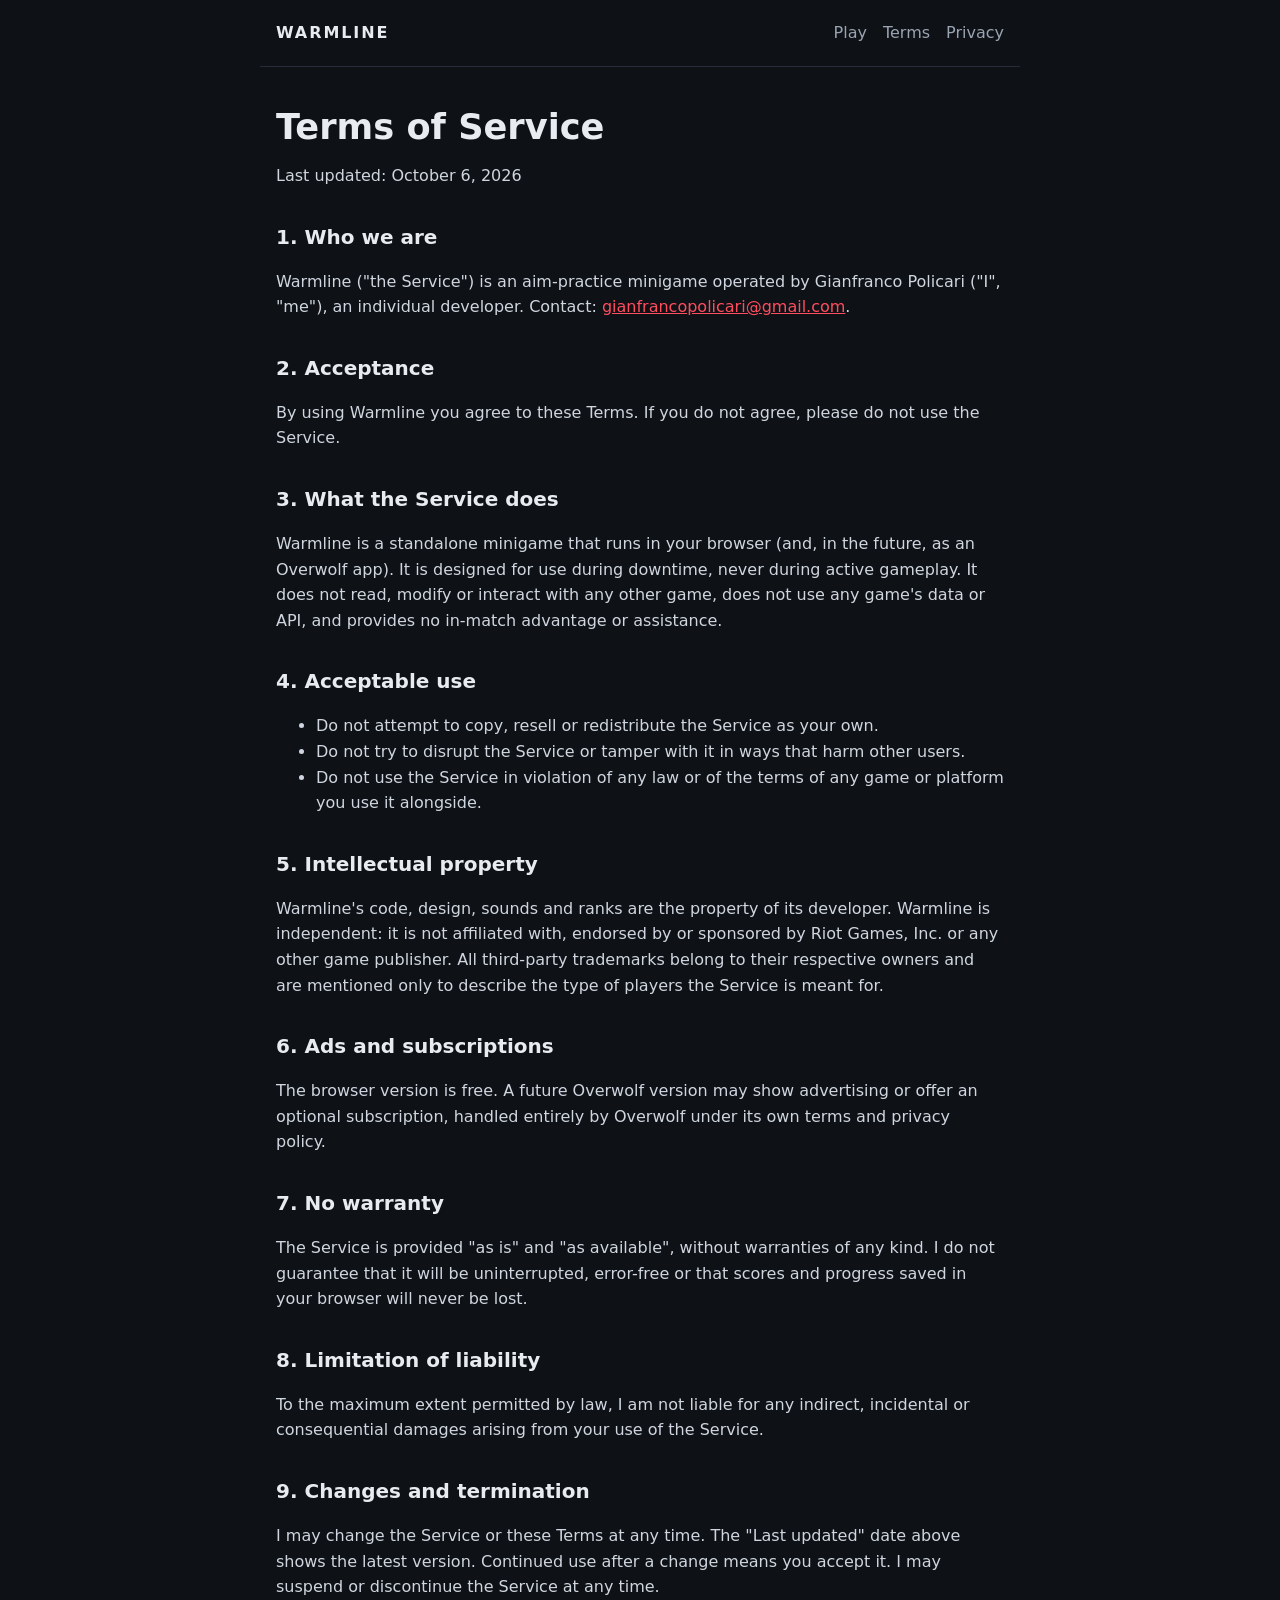
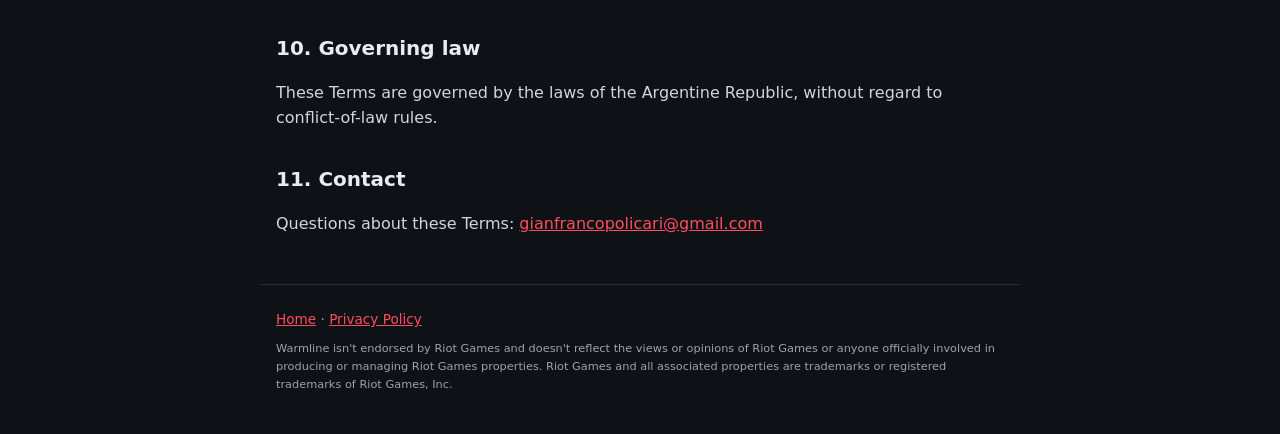
<file: terms.html>
<!doctype html>
<html lang="en">
<head>
<meta charset="utf-8">
<meta name="viewport" content="width=device-width,initial-scale=1">
<title>Terms of Service – Warmline</title>
<link rel="stylesheet" href="style.css">
</head>
<body>
<header>
  <a class="logo" href="index.html">WARMLINE</a>
  <nav><a href="play.html">Play</a><a href="terms.html">Terms</a><a href="privacy.html">Privacy</a></nav>
</header>
<main>
  <h1>Terms of Service</h1>
  <p>Last updated: October 6, 2026</p>

  <h2>1. Who we are</h2>
  <p>Warmline ("the Service") is an aim-practice minigame operated by Gianfranco Policari ("I", "me"), an individual developer. Contact: <a href="mailto:gianfrancopolicari@gmail.com">gianfrancopolicari@gmail.com</a>.</p>

  <h2>2. Acceptance</h2>
  <p>By using Warmline you agree to these Terms. If you do not agree, please do not use the Service.</p>

  <h2>3. What the Service does</h2>
  <p>Warmline is a standalone minigame that runs in your browser (and, in the future, as an Overwolf app). It is designed for use during downtime, never during active gameplay. It does not read, modify or interact with any other game, does not use any game's data or API, and provides no in-match advantage or assistance.</p>

  <h2>4. Acceptable use</h2>
  <ul>
    <li>Do not attempt to copy, resell or redistribute the Service as your own.</li>
    <li>Do not try to disrupt the Service or tamper with it in ways that harm other users.</li>
    <li>Do not use the Service in violation of any law or of the terms of any game or platform you use it alongside.</li>
  </ul>

  <h2>5. Intellectual property</h2>
  <p>Warmline's code, design, sounds and ranks are the property of its developer. Warmline is independent: it is not affiliated with, endorsed by or sponsored by Riot Games, Inc. or any other game publisher. All third-party trademarks belong to their respective owners and are mentioned only to describe the type of players the Service is meant for.</p>

  <h2>6. Ads and subscriptions</h2>
  <p>The browser version is free. A future Overwolf version may show advertising or offer an optional subscription, handled entirely by Overwolf under its own terms and privacy policy.</p>

  <h2>7. No warranty</h2>
  <p>The Service is provided "as is" and "as available", without warranties of any kind. I do not guarantee that it will be uninterrupted, error-free or that scores and progress saved in your browser will never be lost.</p>

  <h2>8. Limitation of liability</h2>
  <p>To the maximum extent permitted by law, I am not liable for any indirect, incidental or consequential damages arising from your use of the Service.</p>

  <h2>9. Changes and termination</h2>
  <p>I may change the Service or these Terms at any time. The "Last updated" date above shows the latest version. Continued use after a change means you accept it. I may suspend or discontinue the Service at any time.</p>

  <h2>10. Governing law</h2>
  <p>These Terms are governed by the laws of the Argentine Republic, without regard to conflict-of-law rules.</p>

  <h2>11. Contact</h2>
  <p>Questions about these Terms: <a href="mailto:gianfrancopolicari@gmail.com">gianfrancopolicari@gmail.com</a></p>
</main>
<footer class="legal">
  <a href="index.html">Home</a> · <a href="privacy.html">Privacy Policy</a>
  <small>Warmline isn't endorsed by Riot Games and doesn't reflect the views or opinions of Riot Games or anyone officially involved in producing or managing Riot Games properties. Riot Games and all associated properties are trademarks or registered trademarks of Riot Games, Inc.</small>
</footer>
</body>
</html>
</file>
<file: style.css>
:root{--bg:#0e1116;--fg:#e8ecf1;--muted:#9aa4b2;--accent:#ff4d5e;--card:#171c24;--line:#262d38}
*{box-sizing:border-box}
html{-webkit-text-size-adjust:100%}
body{margin:0;background:var(--bg);color:var(--fg);font:16px/1.6 system-ui,-apple-system,"Segoe UI",Roboto,sans-serif}
a{color:var(--accent)}
header,main,footer{max-width:760px;margin:0 auto;padding:0 16px}
header{display:flex;justify-content:space-between;align-items:center;padding-top:20px;padding-bottom:20px;border-bottom:1px solid var(--line)}
.logo{font-weight:800;letter-spacing:.12em;text-decoration:none;color:var(--fg)}
nav a{margin-left:16px;text-decoration:none;color:var(--muted)}
nav a:hover{color:var(--fg)}
h1{font-size:2.2rem;line-height:1.15;margin:40px 0 12px}
h2{margin:32px 0 8px;font-size:1.25rem}
p,li{color:#cfd6df}
.lead{font-size:1.15rem;color:var(--fg)}
.btn{display:inline-block;background:var(--accent);color:#fff;padding:12px 22px;border-radius:8px;text-decoration:none;font-weight:700;margin:12px 0}
.grid{display:grid;gap:12px;grid-template-columns:repeat(auto-fit,minmax(210px,1fr));margin:20px 0}
.card{background:var(--card);border:1px solid var(--line);border-radius:10px;padding:16px}
.card h3{margin:0 0 6px;font-size:1rem}
.card p{margin:0;font-size:.95rem}
footer{padding-top:24px;padding-bottom:40px;margin-top:48px;border-top:1px solid var(--line);color:var(--muted);font-size:.85rem}
.legal small{display:block;margin-top:8px}
</file>
